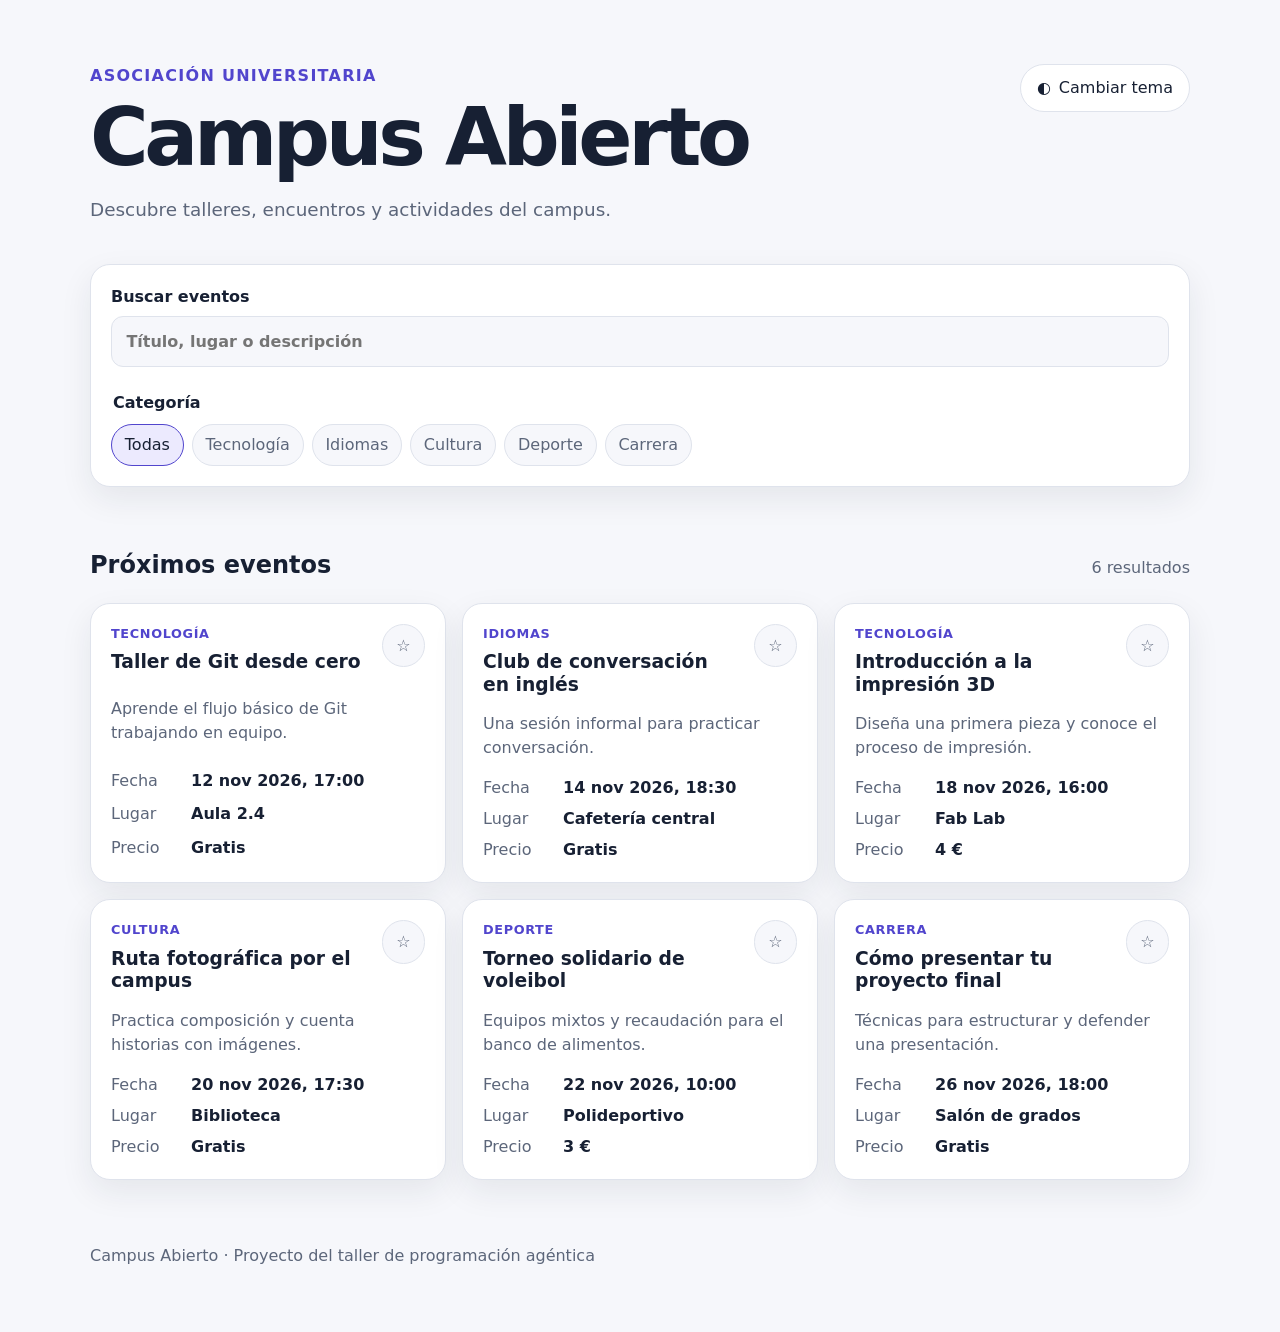
<file: proyecto-final/index.html>
<!doctype html>
<html lang="es">
  <head>
    <meta charset="UTF-8" />
    <meta name="viewport" content="width=device-width, initial-scale=1.0" />
    <meta name="description" content="Agenda accesible de actividades de una asociación universitaria" />
    <title>Campus Abierto</title>
    <link rel="stylesheet" href="styles.css" />
  </head>
  <body>
    <a class="skip-link" href="#events-heading">Saltar a los eventos</a>
    <header class="site-header">
      <div>
        <p class="eyebrow">Asociación universitaria</p>
        <h1>Campus Abierto</h1>
        <p class="intro">Descubre talleres, encuentros y actividades del campus.</p>
      </div>
      <button id="theme-toggle" class="icon-button" type="button" aria-pressed="false">
        <span aria-hidden="true">◐</span>
        <span>Cambiar tema</span>
      </button>
    </header>

    <main>
      <section class="controls" aria-label="Buscar y filtrar eventos">
        <label class="search-field">
          <span>Buscar eventos</span>
          <input id="search" type="search" placeholder="Título, lugar o descripción" autocomplete="off" />
        </label>
        <fieldset>
          <legend>Categoría</legend>
          <div id="category-filters" class="filter-list"></div>
        </fieldset>
      </section>

      <section aria-labelledby="events-heading">
        <div class="section-heading">
          <h2 id="events-heading">Próximos eventos</h2>
          <p id="result-count" aria-live="polite"></p>
        </div>
        <div id="event-list" class="event-grid"></div>
        <div id="empty-state" class="empty-state" hidden>
          <h3>No encontramos eventos</h3>
          <p>Prueba otra búsqueda o selecciona todas las categorías.</p>
          <button id="clear-filters" type="button">Limpiar filtros</button>
        </div>
      </section>
    </main>

    <footer>
      <p>Campus Abierto · Proyecto del taller de programación agéntica</p>
    </footer>
    <script src="app.js"></script>
  </body>
</html>
</file>
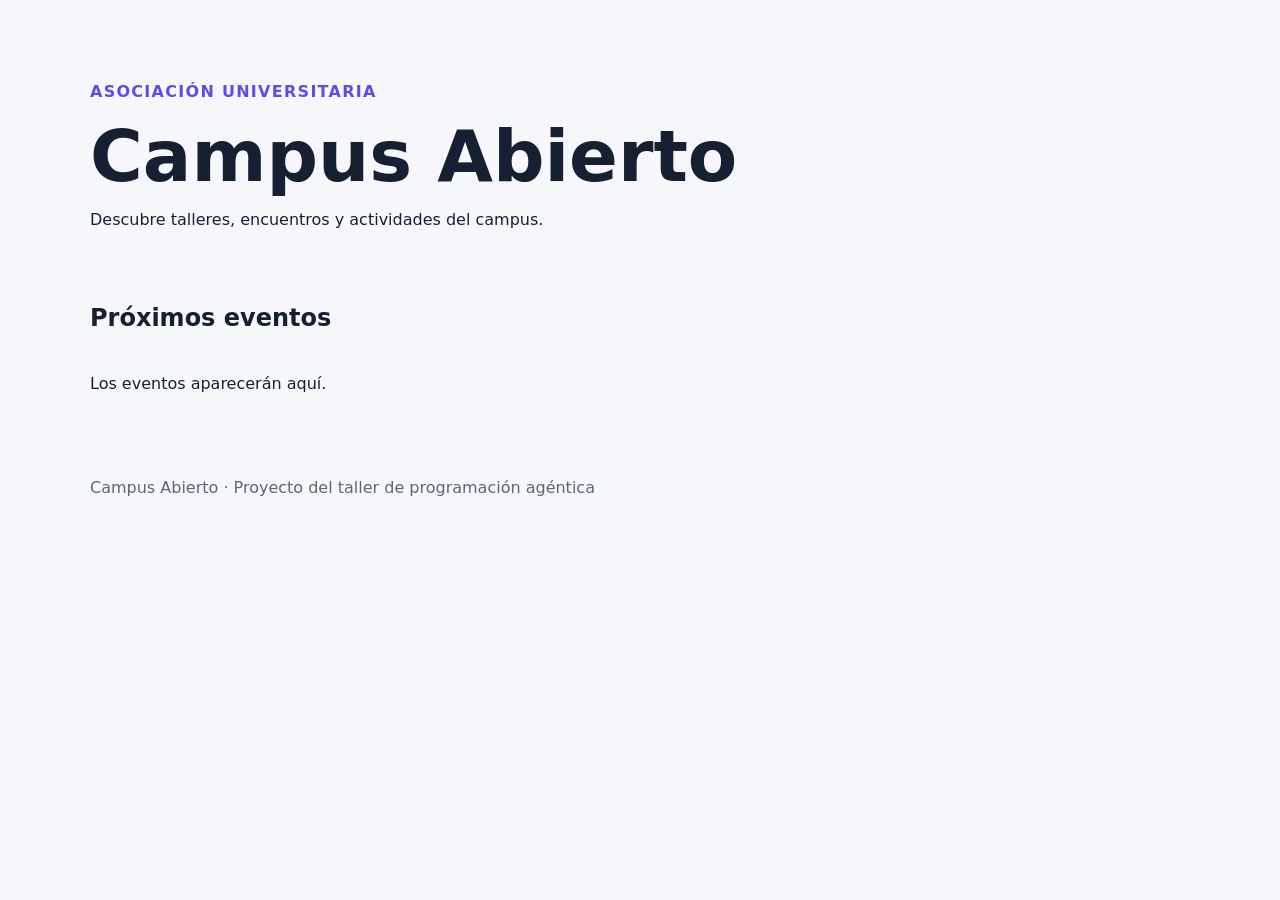
<file: proyecto-inicial/index.html>
<!doctype html>
<html lang="es">
  <head>
    <meta charset="UTF-8" />
    <meta name="viewport" content="width=device-width, initial-scale=1.0" />
    <meta name="description" content="Agenda de actividades de una asociación universitaria" />
    <title>Campus Abierto</title>
    <link rel="stylesheet" href="styles.css" />
  </head>
  <body>
    <header class="site-header">
      <div>
        <p class="eyebrow">Asociación universitaria</p>
        <h1>Campus Abierto</h1>
        <p>Descubre talleres, encuentros y actividades del campus.</p>
      </div>
    </header>

    <main>
      <section aria-labelledby="events-heading">
        <h2 id="events-heading">Próximos eventos</h2>
        <div id="event-list" class="event-grid">
          <p>Los eventos aparecerán aquí.</p>
        </div>
      </section>
    </main>

    <footer>
      <p>Campus Abierto · Proyecto del taller de programación agéntica</p>
    </footer>
    <script src="app.js"></script>
  </body>
</html>
</file>
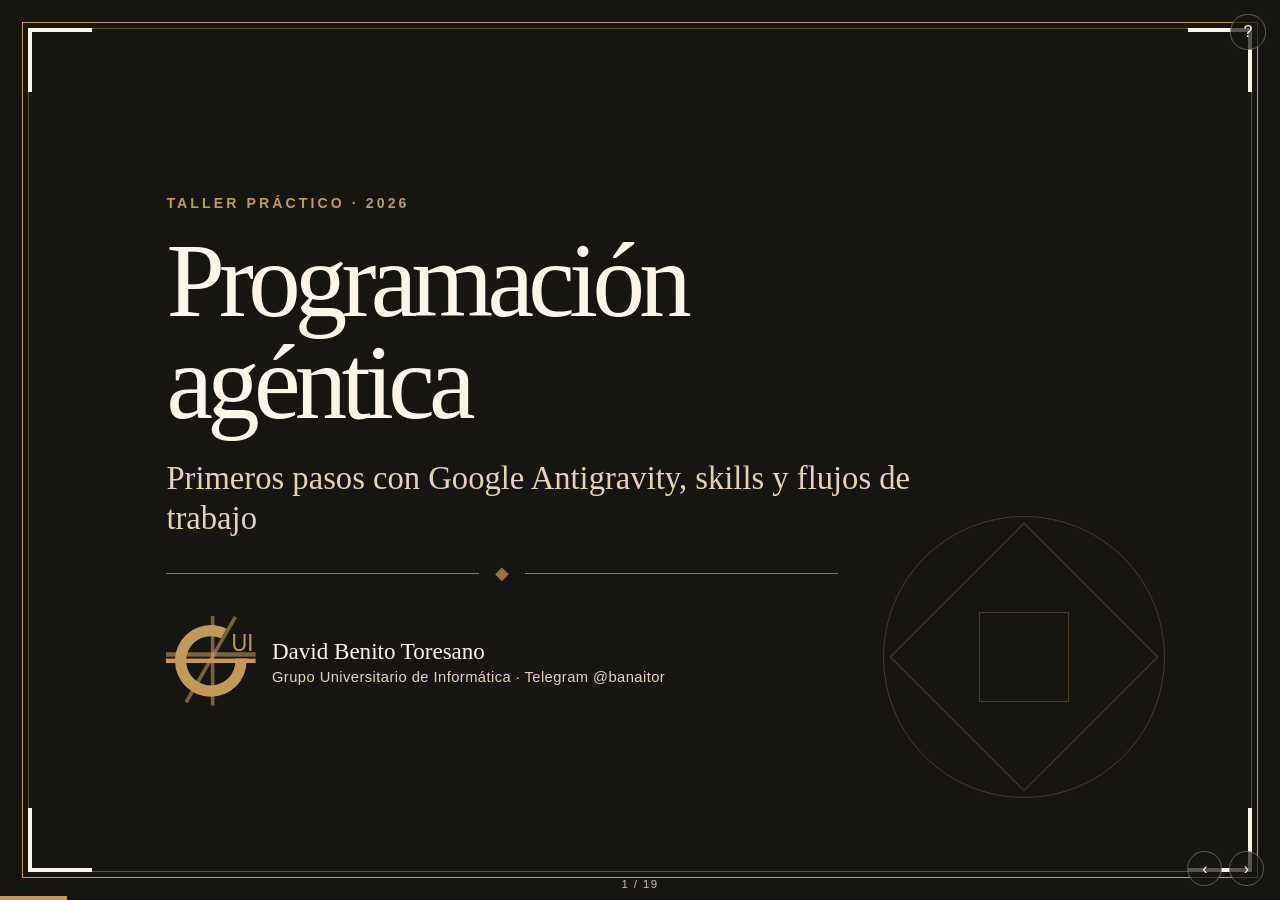
<file: presentacion-curso-antigravity.html>
<!doctype html>
<html lang="es">
<head>
  <meta charset="utf-8">
  <meta name="viewport" content="width=device-width, initial-scale=1, viewport-fit=cover">
  <meta name="author" content="David Benito Toresano">
  <meta name="description" content="Presentación del taller de programación agéntica con Google Antigravity">
  <title>Programación agéntica con Google Antigravity</title>
  <style>
    :root {
      --cream: #f3ead5;
      --cream-light: #fbf6e9;
      --cream-deep: #e4d4b5;
      --ink: #171512;
      --ink-soft: #39342d;
      --gold: #9a7437;
      --gold-light: #c29a58;
      --terracotta: #8b4938;
      --green: #334d43;
      --slide-ratio: calc(16 / 9);
    }

    * { box-sizing: border-box; }

    html, body {
      width: 100%;
      height: 100%;
      margin: 0;
      overflow: hidden;
      background: var(--ink);
    }

    body {
      color: var(--ink);
      font-family: "Avenir Next", "Gill Sans", "Trebuchet MS", sans-serif;
    }

    button { font: inherit; }

    .deck {
      position: relative;
      width: 100%;
      height: 100%;
      isolation: isolate;
    }

    .slide {
      position: absolute;
      inset: 0;
      display: grid;
      align-content: center;
      width: 100%;
      height: 100%;
      padding: clamp(2.2rem, 6vw, 6.5rem) clamp(2.2rem, 8vw, 8.5rem);
      overflow: hidden;
      background: var(--cream);
      opacity: 0;
      visibility: hidden;
      transform: translateX(3%);
      transition: opacity 240ms ease, transform 320ms ease, visibility 0s 320ms;
    }

    .slide::before,
    .slide::after {
      content: "";
      position: absolute;
      pointer-events: none;
    }

    .slide::before {
      inset: clamp(0.8rem, 1.7vw, 1.6rem);
      border: 1px solid color-mix(in srgb, var(--gold) 75%, transparent);
    }

    .slide::after {
      inset: clamp(1.15rem, 2.2vw, 2.1rem);
      border: 1px solid color-mix(in srgb, var(--gold) 32%, transparent);
    }

    .slide.active {
      opacity: 1;
      visibility: visible;
      transform: translateX(0);
      transition-delay: 0s;
      z-index: 2;
    }

    .slide.previous { transform: translateX(-3%); }

    .slide.dark {
      color: var(--cream-light);
      background: var(--ink);
    }

    .slide.green {
      color: var(--cream-light);
      background: var(--green);
    }

    .slide.terracotta {
      color: var(--cream-light);
      background: var(--terracotta);
    }

    .slide.dark::before,
    .slide.green::before,
    .slide.terracotta::before { border-color: var(--gold-light); }

    .slide.dark::after,
    .slide.green::after,
    .slide.terracotta::after { border-color: color-mix(in srgb, var(--gold-light) 45%, transparent); }

    .corner {
      position: absolute;
      z-index: 1;
      width: clamp(2.2rem, 5vw, 5rem);
      height: clamp(2.2rem, 5vw, 5rem);
      border-color: var(--gold);
      pointer-events: none;
    }

    .dark .corner,
    .green .corner,
    .terracotta .corner { border-color: var(--gold-light); }

    .corner.tl { top: 2.2vw; left: 2.2vw; border-top: 4px solid; border-left: 4px solid; }
    .corner.tr { top: 2.2vw; right: 2.2vw; border-top: 4px solid; border-right: 4px solid; }
    .corner.bl { bottom: 2.2vw; left: 2.2vw; border-bottom: 4px solid; border-left: 4px solid; }
    .corner.br { right: 2.2vw; bottom: 2.2vw; border-right: 4px solid; border-bottom: 4px solid; }

    .slide-content {
      position: relative;
      z-index: 2;
      width: min(100%, 78rem);
      margin-inline: auto;
    }

    .kicker {
      margin: 0 0 1rem;
      color: var(--gold);
      font-size: clamp(0.72rem, 1.1vw, 1rem);
      font-weight: 800;
      letter-spacing: 0.22em;
      text-transform: uppercase;
    }

    .dark .kicker,
    .green .kicker,
    .terracotta .kicker { color: var(--gold-light); }

    h1, h2, h3 {
      margin-top: 0;
      font-family: Georgia, "Times New Roman", serif;
      font-weight: 500;
      line-height: 0.98;
    }

    h1 {
      max-width: 13ch;
      margin-bottom: 1.4rem;
      font-size: clamp(3.4rem, 8.2vw, 8rem);
      letter-spacing: -0.055em;
    }

    h2 {
      max-width: 18ch;
      margin-bottom: clamp(1.5rem, 3vw, 2.5rem);
      font-size: clamp(2.7rem, 6.2vw, 6.2rem);
      letter-spacing: -0.045em;
    }

    h3 {
      margin-bottom: 0.75rem;
      font-size: clamp(1.55rem, 2.6vw, 2.65rem);
      line-height: 1.05;
    }

    p, li, td, th {
      font-size: clamp(1.05rem, 1.75vw, 1.7rem);
      line-height: 1.38;
    }

    p { margin: 0 0 1rem; }

    .lead {
      max-width: 50rem;
      color: var(--ink-soft);
      font-family: Georgia, "Times New Roman", serif;
      font-size: clamp(1.4rem, 2.55vw, 2.5rem);
      line-height: 1.25;
    }

    .dark .lead,
    .green .lead,
    .terracotta .lead { color: var(--cream-deep); }

    .rule {
      display: grid;
      grid-template-columns: 1fr auto 1fr;
      gap: 1rem;
      align-items: center;
      width: min(42rem, 100%);
      margin: 1.5rem 0;
      color: var(--gold);
    }

    .rule::before,
    .rule::after {
      content: "";
      height: 1px;
      background: currentColor;
    }

    .rule span { font-size: 1.1rem; }

    .presenter {
      display: flex;
      gap: 1rem;
      align-items: center;
      margin-top: 2rem;
    }

    .gui-logo {
      flex: 0 0 auto;
      width: clamp(4rem, 7vw, 6.5rem);
      height: clamp(4rem, 7vw, 6.5rem);
      color: var(--gold-light);
    }

    .gui-logo .logo-light { fill: currentColor; opacity: 0.58; }
    .gui-logo .logo-dark { fill: currentColor; }
    .gui-logo text { fill: currentColor; }

    .presenter strong {
      display: block;
      margin-bottom: 0.25rem;
      font-family: Georgia, "Times New Roman", serif;
      font-size: clamp(1.15rem, 1.8vw, 1.75rem);
      font-weight: 500;
    }

    .presenter span {
      display: block;
      color: var(--cream-deep);
      font-size: clamp(0.85rem, 1.15vw, 1.1rem);
      letter-spacing: 0.03em;
    }

    .cover .slide-content { padding-left: clamp(0rem, 5vw, 5rem); }

    .cover-mark {
      position: absolute;
      right: clamp(3.5rem, 9vw, 9rem);
      bottom: clamp(3rem, 8vw, 8rem);
      width: clamp(9rem, 22vw, 22rem);
      aspect-ratio: 1;
      border: 1px solid var(--gold-light);
      border-radius: 50%;
      opacity: 0.3;
    }

    .cover-mark::before,
    .cover-mark::after {
      content: "";
      position: absolute;
      inset: 16%;
      border: 1px solid var(--gold-light);
      transform: rotate(45deg);
    }

    .cover-mark::after { inset: 34%; transform: rotate(0); }

    .columns {
      display: grid;
      grid-template-columns: repeat(2, minmax(0, 1fr));
      gap: clamp(2rem, 5vw, 5rem);
      align-items: start;
    }

    .columns.three { grid-template-columns: repeat(3, minmax(0, 1fr)); gap: clamp(1.2rem, 3vw, 3rem); }

    .number {
      display: block;
      margin-bottom: 0.6rem;
      color: var(--gold);
      font-family: Georgia, "Times New Roman", serif;
      font-size: clamp(3rem, 5vw, 5rem);
      line-height: 1;
    }

    .dark .number,
    .green .number,
    .terracotta .number { color: var(--gold-light); }

    .plain-list {
      margin: 0;
      padding: 0;
      list-style: none;
    }

    .plain-list li {
      position: relative;
      margin-bottom: 0.85rem;
      padding-left: 1.4rem;
    }

    .plain-list li::before {
      content: "◆";
      position: absolute;
      top: 0.25em;
      left: 0;
      color: var(--gold);
      font-size: 0.55em;
    }

    .dark .plain-list li::before,
    .green .plain-list li::before,
    .terracotta .plain-list li::before { color: var(--gold-light); }

    .sequence {
      display: grid;
      grid-template-columns: repeat(6, minmax(0, 1fr));
      margin-top: 2.5rem;
      border-top: 1px solid var(--gold);
    }

    .sequence div {
      position: relative;
      padding: 1.5rem 1rem 0 0;
    }

    .sequence div::before {
      content: "";
      position: absolute;
      top: -0.42rem;
      left: 0;
      width: 0.75rem;
      height: 0.75rem;
      border: 2px solid var(--cream);
      background: var(--gold);
      transform: rotate(45deg);
    }

    .sequence strong {
      display: block;
      margin-bottom: 0.35rem;
      font-family: Georgia, "Times New Roman", serif;
      font-size: clamp(1rem, 1.55vw, 1.5rem);
      font-weight: 500;
    }

    .sequence span {
      color: var(--ink-soft);
      font-size: clamp(0.78rem, 1vw, 1rem);
      line-height: 1.3;
    }

    .comparison {
      width: 100%;
      border-collapse: collapse;
      margin-top: 1rem;
    }

    .comparison th,
    .comparison td {
      padding: clamp(0.55rem, 1.2vw, 1rem);
      border-bottom: 1px solid color-mix(in srgb, var(--gold) 42%, transparent);
      text-align: left;
      vertical-align: top;
    }

    .comparison th {
      color: var(--gold);
      font-size: clamp(0.8rem, 1.1vw, 1rem);
      letter-spacing: 0.12em;
      text-transform: uppercase;
    }

    .comparison td:first-child {
      font-family: Georgia, "Times New Roman", serif;
      font-size: clamp(1.15rem, 1.65vw, 1.6rem);
    }

    .code {
      margin: 1.2rem 0 0;
      border-left: 3px solid var(--gold-light);
      padding: 1.15rem 1.4rem;
      color: var(--cream-light);
      background: #24201a;
      font-family: Consolas, "Courier New", monospace;
      font-size: clamp(0.8rem, 1.18vw, 1.15rem);
      line-height: 1.48;
      white-space: pre-wrap;
    }

    .deco-quote {
      position: relative;
      max-width: 48rem;
      margin: 0 auto;
      padding: 2rem clamp(1.5rem, 5vw, 5rem);
      text-align: center;
    }

    .deco-quote::before,
    .deco-quote::after {
      content: "";
      position: absolute;
      left: 25%;
      width: 50%;
      height: 1px;
      background: var(--gold-light);
    }

    .deco-quote::before { top: 0; }
    .deco-quote::after { bottom: 0; }

    .deco-quote p {
      font-family: Georgia, "Times New Roman", serif;
      font-size: clamp(2rem, 4.4vw, 4.7rem);
      line-height: 1.08;
    }

    .deco-quote small {
      color: var(--cream-deep);
      font-size: clamp(0.9rem, 1.3vw, 1.2rem);
    }

    .footer-brand {
      position: absolute;
      z-index: 3;
      right: clamp(2.8rem, 4vw, 4.5rem);
      bottom: clamp(2.4rem, 3.5vw, 3.7rem);
      display: flex;
      gap: 0.55rem;
      align-items: center;
      color: var(--gold);
      font-size: clamp(0.65rem, 0.85vw, 0.82rem);
      letter-spacing: 0.09em;
      text-transform: uppercase;
    }

    .dark .footer-brand,
    .green .footer-brand,
    .terracotta .footer-brand { color: var(--gold-light); }

    .footer-brand svg { width: 1.55rem; height: 1.55rem; }

    .progress {
      position: fixed;
      z-index: 20;
      bottom: 0;
      left: 0;
      width: 0;
      height: 4px;
      background: var(--gold-light);
      transition: width 250ms ease;
    }

    .counter {
      position: fixed;
      z-index: 20;
      bottom: 0.65rem;
      left: 50%;
      color: color-mix(in srgb, var(--cream-light) 75%, transparent);
      font-size: 0.72rem;
      letter-spacing: 0.12em;
      transform: translateX(-50%);
    }

    .nav {
      position: fixed;
      z-index: 20;
      right: 1rem;
      bottom: 0.85rem;
      display: flex;
      gap: 0.4rem;
    }

    .nav button,
    .help-button {
      display: grid;
      place-items: center;
      width: 2.2rem;
      height: 2.2rem;
      border: 1px solid rgb(255 255 255 / 0.28);
      border-radius: 50%;
      color: var(--cream-light);
      background: rgb(23 21 18 / 0.72);
      cursor: pointer;
    }

    .help-button {
      position: fixed;
      z-index: 20;
      top: 0.9rem;
      right: 0.9rem;
    }

    dialog {
      max-width: 32rem;
      border: 1px solid var(--gold);
      padding: 2rem;
      color: var(--ink);
      background: var(--cream-light);
      box-shadow: 0 2rem 5rem rgb(0 0 0 / 0.4);
    }

    dialog::backdrop { background: rgb(0 0 0 / 0.65); }
    dialog h2 { font-size: 2rem; }
    dialog p { font-size: 1rem; }
    dialog button { padding: 0.6rem 1rem; }

    @media (max-width: 900px), (max-aspect-ratio: 4 / 3) {
      .columns,
      .columns.three { grid-template-columns: 1fr; gap: 1.25rem; }
      .columns.three { grid-template-columns: repeat(3, 1fr); }
      .sequence { grid-template-columns: repeat(3, 1fr); row-gap: 1.2rem; border-top: 0; }
      .sequence div { border-top: 1px solid var(--gold); }
      .cover-mark { opacity: 0.14; }
      .comparison td:nth-child(3), .comparison th:nth-child(3) { display: none; }
    }

    @media (max-width: 650px) {
      .slide { padding: 4.2rem 2.2rem; overflow-y: auto; }
      h1 { font-size: clamp(3rem, 15vw, 5.2rem); }
      h2 { font-size: clamp(2.3rem, 12vw, 4rem); }
      .columns.three { grid-template-columns: 1fr; }
      .sequence { grid-template-columns: repeat(2, 1fr); }
      .presenter { align-items: flex-start; }
      .footer-brand span { display: none; }
      .comparison td, .comparison th { font-size: 0.82rem; }
    }

    @media (prefers-reduced-motion: reduce) {
      .slide, .progress { transition: none; }
    }

    @media print {
      html, body { height: auto; overflow: visible; background: white; }
      .deck { height: auto; }
      .slide {
        position: relative;
        display: grid;
        width: 297mm;
        height: 167mm;
        page-break-after: always;
        opacity: 1;
        visibility: visible;
        transform: none;
      }
      .nav, .progress, .counter, .help-button { display: none; }
    }
  </style>
</head>
<body>
  <main class="deck" aria-live="polite">
    <section class="slide dark cover active" data-title="Portada">
      <span class="corner tl"></span><span class="corner tr"></span><span class="corner bl"></span><span class="corner br"></span>
      <div class="cover-mark" aria-hidden="true"></div>
      <div class="slide-content">
        <p class="kicker">Taller práctico · 2026</p>
        <h1>Programación agéntica</h1>
        <p class="lead">Primeros pasos con Google Antigravity, skills y flujos de trabajo</p>
        <div class="rule"><span>◆</span></div>
        <div class="presenter">
          <svg class="gui-logo" viewBox="0 0 500 500" role="img" aria-label="Logotipo del Grupo Universitario de Informática">
            <rect class="logo-light" width="25" height="500" x="-227.19438" y="0" transform="rotate(-90)"/>
            <path class="logo-dark" fill-rule="evenodd" d="M250 50A200 200 0 0 0 50 250a200 200 0 0 0 200 200 200 200 0 0 0 200-200 200 200 0 0 0-.459-12.496h-60.852l-1.572 2.725A137.5 137.5 0 0 1 387.5 250 137.5 137.5 0 0 1 250 387.5 137.5 137.5 0 0 1 112.5 250 137.5 137.5 0 0 1 250 112.5a137.5 137.5 0 0 1 56.783 12.285l31.334-54.271A200 200 0 0 0 250 50z"/>
            <rect class="logo-light" width="20" height="500" x="-270.2" y="-500" transform="scale(-1)"/>
            <rect class="logo-light" width="20" height="550" x="-348.08463" y="-360.58023" transform="rotate(-150)"/>
            <rect class="logo-dark" width="25" height="500" x="-262.5" y="0" transform="rotate(-90)"/>
            <text x="379.94388" y="188.88235" transform="scale(.961825 1.03969)" font-family="Arial" font-size="126.441">UI</text>
          </svg>
          <div>
            <strong>David Benito Toresano</strong>
            <span>Grupo Universitario de Informática · Telegram @banaitor</span>
          </div>
        </div>
      </div>
    </section>

    <section class="slide" data-title="Objetivos">
      <span class="corner tl"></span><span class="corner br"></span>
      <div class="slide-content">
        <p class="kicker">Objetivos del taller</p>
        <h2>Una aplicación, un agente y un flujo completo</h2>
        <div class="columns three">
          <div><span class="number">01</span><h3>Configurar</h3><p>Instalación, permisos y primeras decisiones.</p></div>
          <div><span class="number">02</span><h3>Construir</h3><p>Del objetivo al plan, el código y la prueba.</p></div>
          <div><span class="number">03</span><h3>Personalizar</h3><p>Reglas, workflows, skills y conexiones MCP.</p></div>
        </div>
      </div>
      <div class="footer-brand"><span>Grupo Universitario de Informática</span></div>
    </section>

    <section class="slide terracotta" data-title="Cambio de paradigma">
      <span class="corner tr"></span><span class="corner bl"></span>
      <div class="slide-content deco-quote">
        <p>El trabajo cambia de escribir cada línea a dirigir un proceso verificable</p>
        <small>Especificar · limitar · revisar · comprobar</small>
      </div>
    </section>

    <section class="slide" data-title="Tres niveles">
      <span class="corner tl"></span><span class="corner br"></span>
      <div class="slide-content">
        <p class="kicker">Modelo mental</p>
        <h2>Chatbot, asistente y agente</h2>
        <div class="columns three">
          <div><span class="number">A</span><h3>Chatbot</h3><p>Responde en una conversación. No actúa sobre el proyecto.</p></div>
          <div><span class="number">B</span><h3>Asistente</h3><p>Completa y propone código dentro del editor.</p></div>
          <div><span class="number">C</span><h3>Agente</h3><p>Inspecciona, planifica, edita, ejecuta y verifica.</p></div>
        </div>
      </div>
    </section>

    <section class="slide dark" data-title="Bucle de trabajo">
      <span class="corner tl"></span><span class="corner tr"></span><span class="corner bl"></span><span class="corner br"></span>
      <div class="slide-content">
        <p class="kicker">Bucle de trabajo</p>
        <h2>Seis puntos de control</h2>
        <div class="sequence">
          <div><strong>Objetivo</strong><span>Resultado observable</span></div>
          <div><strong>Contexto</strong><span>Usuarios y límites</span></div>
          <div><strong>Plan</strong><span>Decisiones antes del código</span></div>
          <div><strong>Ejecución</strong><span>Cambios pequeños</span></div>
          <div><strong>Verificación</strong><span>Pruebas concretas</span></div>
          <div><strong>Revisión</strong><span>Criterio humano</span></div>
        </div>
      </div>
    </section>

    <section class="slide" data-title="Antigravity">
      <span class="corner tr"></span><span class="corner bl"></span>
      <div class="slide-content">
        <p class="kicker">Google Antigravity</p>
        <h2>Cuatro formas de trabajar</h2>
        <table class="comparison">
          <thead><tr><th>Producto</th><th>Uso principal</th><th>Hoy</th></tr></thead>
          <tbody>
            <tr><td>Antigravity</td><td>Coordinar agentes y tareas desde una aplicación.</td><td>Contexto</td></tr>
            <tr><td>Antigravity IDE</td><td>Editar código con agente, terminal y navegador.</td><td>Práctica</td></tr>
            <tr><td>Antigravity CLI</td><td>Trabajar con agentes desde la terminal.</td><td>Mención</td></tr>
            <tr><td>Antigravity SDK</td><td>Integrar agentes en sistemas propios.</td><td>Continuación</td></tr>
          </tbody>
        </table>
      </div>
    </section>

    <section class="slide green" data-title="Instalación">
      <span class="corner tl"></span><span class="corner br"></span>
      <div class="slide-content">
        <p class="kicker">Instalación</p>
        <h2>Preparación del entorno</h2>
        <div class="columns">
          <div>
            <span class="number">1</span>
            <h3>Antes de empezar</h3>
            <ul class="plain-list">
              <li>Chrome actualizado</li>
              <li>Cuenta personal de Google</li>
              <li>Repositorio del taller</li>
              <li>Git recomendado</li>
            </ul>
          </div>
          <div>
            <span class="number">2</span>
            <h3>Primera apertura</h3>
            <ul class="plain-list">
              <li>Descarga oficial</li>
              <li>Inicio de sesión</li>
              <li>Modo orientado a revisión</li>
              <li>Solo extensiones necesarias</li>
            </ul>
          </div>
        </div>
      </div>
    </section>

    <section class="slide" data-title="Permisos">
      <span class="corner tr"></span><span class="corner bl"></span>
      <div class="slide-content">
        <p class="kicker">Primera configuración</p>
        <h2>La pregunta clave sobre permisos</h2>
        <p class="lead">¿Qué puede hacer el agente sin volver a preguntarme?</p>
        <div class="rule"><span>◆</span></div>
        <div class="columns">
          <ul class="plain-list">
            <li>Ejecutar comandos en la terminal</li>
            <li>Modificar o borrar archivos</li>
          </ul>
          <ul class="plain-list">
            <li>Usar JavaScript y el navegador</li>
            <li>Acceder a herramientas externas</li>
          </ul>
        </div>
      </div>
    </section>

    <section class="slide dark" data-title="Interfaz">
      <span class="corner tl"></span><span class="corner br"></span>
      <div class="slide-content">
        <p class="kicker">Antigravity IDE</p>
        <h2>Cuatro superficies de trabajo</h2>
        <div class="columns">
          <div>
            <h3>Editor y terminal</h3>
            <p>Código, comandos, errores y procesos en ejecución.</p>
            <h3>Panel del agente</h3>
            <p>Conversación, modelo, contexto con <strong>@</strong> y comandos con <strong>/</strong>.</p>
          </div>
          <div>
            <h3>Vista de cambios</h3>
            <p>Diff, aceptación, rechazo y posibilidad de deshacer.</p>
            <h3>Artefactos</h3>
            <p>Plan, tareas, pruebas y explicación final del trabajo.</p>
          </div>
        </div>
      </div>
    </section>

    <section class="slide" data-title="Prompt">
      <span class="corner tl"></span><span class="corner br"></span>
      <div class="slide-content">
        <p class="kicker">El encargo</p>
        <h2>De una idea a una tarea verificable</h2>
        <div class="columns">
          <div>
            <h3>Petición vaga</h3>
            <pre class="code">Hazme una web de eventos universitarios.</pre>
          </div>
          <div>
            <h3>Información que falta</h3>
            <ul class="plain-list">
              <li>Quién la utilizará</li>
              <li>Qué debe permitir hacer</li>
              <li>Qué tecnología y límites existen</li>
              <li>Cómo sabremos que está terminada</li>
            </ul>
          </div>
        </div>
      </div>
    </section>

    <section class="slide terracotta" data-title="Anatomía del encargo">
      <span class="corner tr"></span><span class="corner bl"></span>
      <div class="slide-content">
        <p class="kicker">Anatomía del encargo</p>
        <h2>Ocho ingredientes útiles</h2>
        <div class="columns">
          <ol class="plain-list">
            <li>Resultado deseado</li>
            <li>Público o caso de uso</li>
            <li>Requisitos funcionales</li>
            <li>Restricciones técnicas</li>
          </ol>
          <ol class="plain-list">
            <li>Archivos fuera de alcance</li>
            <li>Criterios de aceptación</li>
            <li>Forma de verificación</li>
            <li>Punto de aprobación</li>
          </ol>
        </div>
      </div>
    </section>

    <section class="slide" data-title="Práctica">
      <span class="corner tl"></span><span class="corner tr"></span><span class="corner bl"></span><span class="corner br"></span>
      <div class="slide-content">
        <p class="kicker">Práctica guiada</p>
        <h2>Campus Abierto</h2>
        <p class="lead">Una agenda de actividades universitarias construida desde una carpeta inicial</p>
        <div class="rule"><span>◆</span></div>
        <div class="columns three">
          <div><h3>Buscar</h3><p>Título, lugar y descripción.</p></div>
          <div><h3>Filtrar</h3><p>Categorías combinables.</p></div>
          <div><h3>Recordar</h3><p>Favoritos y tema persistentes.</p></div>
        </div>
      </div>
    </section>

    <section class="slide green" data-title="Revisión">
      <span class="corner tl"></span><span class="corner br"></span>
      <div class="slide-content">
        <p class="kicker">Durante la práctica</p>
        <h2>El plan cuesta menos que el código</h2>
        <div class="columns">
          <div>
            <span class="number">Antes</span>
            <ul class="plain-list">
              <li>Revisar supuestos</li>
              <li>Limitar archivos</li>
              <li>Corregir decisiones</li>
            </ul>
          </div>
          <div>
            <span class="number">Después</span>
            <ul class="plain-list">
              <li>Leer el diff</li>
              <li>Ejecutar pruebas</li>
              <li>Comprobar manualmente</li>
            </ul>
          </div>
        </div>
      </div>
    </section>

    <section class="slide" data-title="Extensiones">
      <span class="corner tr"></span><span class="corner bl"></span>
      <div class="slide-content">
        <p class="kicker">Personalización</p>
        <h2>Reglas, workflows, skills y MCP</h2>
        <table class="comparison">
          <thead><tr><th>Mecanismo</th><th>Función</th><th>Ejemplo</th></tr></thead>
          <tbody>
            <tr><td>Regla</td><td>Condiciona el comportamiento habitual.</td><td>No añadir dependencias sin aprobación.</td></tr>
            <tr><td>Workflow</td><td>Guarda un procedimiento invocable.</td><td>Preparar una release.</td></tr>
            <tr><td>Skill</td><td>Aporta conocimiento especializado.</td><td>Auditar accesibilidad web.</td></tr>
            <tr><td>MCP</td><td>Conecta herramientas y datos externos.</td><td>Consultar GitHub o desplegar.</td></tr>
          </tbody>
        </table>
      </div>
    </section>

    <section class="slide dark" data-title="Skill">
      <span class="corner tl"></span><span class="corner br"></span>
      <div class="slide-content">
        <p class="kicker">Skill del proyecto</p>
        <h2>Una revisión especializada bajo demanda</h2>
        <div class="columns">
          <div>
            <pre class="code">.agents/
└── skills/
    └── revisar-web-asociacion/
        └── SKILL.md</pre>
          </div>
          <div>
            <ul class="plain-list">
              <li>Descripción que activa la skill</li>
              <li>Procedimiento de revisión</li>
              <li>Formato de salida</li>
              <li>Límites y puntos de aprobación</li>
            </ul>
          </div>
        </div>
      </div>
    </section>

    <section class="slide" data-title="Skill mínima">
      <span class="corner tr"></span><span class="corner bl"></span>
      <div class="slide-content">
        <p class="kicker">Anatomía mínima</p>
        <h2>El archivo SKILL.md</h2>
        <pre class="code">---
name: revisar-web-asociacion
description: Revisa webs universitarias antes de publicarlas.
---

# Revisión
1. Inspecciona sin modificar.
2. Comprueba teclado, contraste y vista móvil.
3. Presenta problemas ordenados por prioridad.
4. Espera aprobación antes de editar.</pre>
      </div>
    </section>

    <section class="slide terracotta" data-title="Seguridad">
      <span class="corner tl"></span><span class="corner br"></span>
      <div class="slide-content">
        <p class="kicker">Seguridad</p>
        <h2>Cinco hábitos antes de confiar</h2>
        <div class="columns">
          <ul class="plain-list">
            <li>Trabajar con Git o una copia recuperable</li>
            <li>No introducir secretos ni datos personales</li>
            <li>Revisar comandos destructivos</li>
          </ul>
          <ul class="plain-list">
            <li>Limitar el alcance de cada tarea</li>
            <li>Verificar el resultado personalmente</li>
          </ul>
        </div>
      </div>
    </section>

    <section class="slide" data-title="Reto final">
      <span class="corner tr"></span><span class="corner bl"></span>
      <div class="slide-content">
        <p class="kicker">Reto final</p>
        <h2>Una mejora con control humano</h2>
        <p class="lead">Añade un filtro de eventos gratuitos y demuestra que funciona con búsqueda y categoría.</p>
        <div class="rule"><span>◆</span></div>
        <div class="columns three">
          <div><span class="number">1</span><h3>Plan</h3><p>Archivos y criterios.</p></div>
          <div><span class="number">2</span><h3>Cambio</h3><p>Implementación mínima.</p></div>
          <div><span class="number">3</span><h3>Prueba</h3><p>Agente y revisión manual.</p></div>
        </div>
      </div>
    </section>

    <section class="slide dark" data-title="Cierre">
      <span class="corner tl"></span><span class="corner tr"></span><span class="corner bl"></span><span class="corner br"></span>
      <div class="cover-mark" aria-hidden="true"></div>
      <div class="slide-content">
        <p class="kicker">Cierre</p>
        <h2>La autonomía necesita criterio</h2>
        <p class="lead">Un buen agente acelera el trabajo. Un buen proceso mantiene el control.</p>
        <div class="rule"><span>◆</span></div>
        <div class="presenter">
          <svg class="gui-logo" viewBox="0 0 500 500" aria-hidden="true">
            <rect class="logo-light" width="25" height="500" x="-227.19438" y="0" transform="rotate(-90)"/>
            <path class="logo-dark" fill-rule="evenodd" d="M250 50A200 200 0 0 0 50 250a200 200 0 0 0 200 200 200 200 0 0 0 200-200 200 200 0 0 0-.459-12.496h-60.852l-1.572 2.725A137.5 137.5 0 0 1 387.5 250 137.5 137.5 0 0 1 250 387.5 137.5 137.5 0 0 1 112.5 250 137.5 137.5 0 0 1 250 112.5a137.5 137.5 0 0 1 56.783 12.285l31.334-54.271A200 200 0 0 0 250 50z"/>
            <rect class="logo-light" width="20" height="500" x="-270.2" y="-500" transform="scale(-1)"/>
            <rect class="logo-light" width="20" height="550" x="-348.08463" y="-360.58023" transform="rotate(-150)"/>
            <rect class="logo-dark" width="25" height="500" x="-262.5" y="0" transform="rotate(-90)"/>
            <text x="379.94388" y="188.88235" transform="scale(.961825 1.03969)" font-family="Arial" font-size="126.441">UI</text>
          </svg>
          <div>
            <strong>David Benito Toresano</strong>
            <span>Telegram @banaitor · Grupo Universitario de Informática</span>
          </div>
        </div>
      </div>
    </section>
  </main>

  <button class="help-button" type="button" aria-label="Ver ayuda" title="Ayuda">?</button>
  <nav class="nav" aria-label="Navegación de diapositivas">
    <button id="prev" type="button" aria-label="Diapositiva anterior">‹</button>
    <button id="next" type="button" aria-label="Diapositiva siguiente">›</button>
  </nav>
  <div class="counter" aria-hidden="true"><span id="current">1</span> / <span id="total">1</span></div>
  <div class="progress" aria-hidden="true"></div>

  <dialog id="help">
    <h2>Navegación</h2>
    <p><strong>Avanzar:</strong> flecha derecha, espacio, Page Down o clic.</p>
    <p><strong>Retroceder:</strong> flecha izquierda, Page Up o Backspace.</p>
    <p><strong>Inicio y final:</strong> teclas Home y End.</p>
    <p><strong>Pantalla completa:</strong> tecla F.</p>
    <p><strong>Imprimir o guardar en PDF:</strong> Ctrl/Cmd + P.</p>
    <button id="close-help" type="button">Cerrar</button>
  </dialog>

  <script>
    (() => {
      const slides = [...document.querySelectorAll('.slide')];
      const progress = document.querySelector('.progress');
      const current = document.querySelector('#current');
      const total = document.querySelector('#total');
      const help = document.querySelector('#help');
      let index = Math.max(0, Math.min(slides.length - 1, Number(location.hash.slice(1)) - 1 || 0));
      let touchStart = null;

      total.textContent = slides.length;

      function show(nextIndex, updateHash = true) {
        index = Math.max(0, Math.min(slides.length - 1, nextIndex));
        slides.forEach((slide, slideIndex) => {
          slide.classList.toggle('active', slideIndex === index);
          slide.classList.toggle('previous', slideIndex < index);
          slide.setAttribute('aria-hidden', String(slideIndex !== index));
        });
        current.textContent = index + 1;
        progress.style.width = `${((index + 1) / slides.length) * 100}%`;
        document.title = `${slides[index].dataset.title} · Programación agéntica`;
        if (updateHash) history.replaceState(null, '', `#${index + 1}`);
      }

      function next() { show(index + 1); }
      function previous() { show(index - 1); }

      document.querySelector('#next').addEventListener('click', next);
      document.querySelector('#prev').addEventListener('click', previous);
      document.querySelector('.help-button').addEventListener('click', () => help.showModal());
      document.querySelector('#close-help').addEventListener('click', () => help.close());

      document.addEventListener('keydown', (event) => {
        if (help.open && event.key !== 'Escape') return;
        if (['ArrowRight', 'PageDown', ' '].includes(event.key)) { event.preventDefault(); next(); }
        if (['ArrowLeft', 'PageUp', 'Backspace'].includes(event.key)) { event.preventDefault(); previous(); }
        if (event.key === 'Home') show(0);
        if (event.key === 'End') show(slides.length - 1);
        if (event.key.toLowerCase() === 'f') {
          document.fullscreenElement ? document.exitFullscreen() : document.documentElement.requestFullscreen();
        }
        if (event.key === '?') help.showModal();
      });

      document.addEventListener('touchstart', (event) => { touchStart = event.changedTouches[0].clientX; }, { passive: true });
      document.addEventListener('touchend', (event) => {
        if (touchStart === null) return;
        const distance = event.changedTouches[0].clientX - touchStart;
        if (Math.abs(distance) > 55) distance < 0 ? next() : previous();
        touchStart = null;
      }, { passive: true });

      window.addEventListener('hashchange', () => show(Number(location.hash.slice(1)) - 1 || 0, false));
      show(index, false);
    })();
  </script>
</body>
</html>
</file>
<file: proyecto-final/styles.css>
:root {
  color-scheme: light;
  font-family: Inter, system-ui, -apple-system, BlinkMacSystemFont, "Segoe UI", sans-serif;
  line-height: 1.5;
  --background: #f6f7fb;
  --surface: #ffffff;
  --surface-strong: #eceafe;
  --text: #172033;
  --muted: #5c667a;
  --accent: #5145cd;
  --accent-hover: #4036ad;
  --border: #dfe3ec;
  --focus: #e54b4b;
  --shadow: 0 12px 32px rgb(24 32 51 / 0.08);
}

:root[data-theme="dark"] {
  color-scheme: dark;
  --background: #10131d;
  --surface: #191e2c;
  --surface-strong: #29254d;
  --text: #f5f6fb;
  --muted: #b8bfd1;
  --accent: #a9a0ff;
  --accent-hover: #c4beff;
  --border: #343b50;
  --focus: #ff9d7a;
  --shadow: 0 12px 32px rgb(0 0 0 / 0.28);
}

* {
  box-sizing: border-box;
}

body {
  margin: 0;
  color: var(--text);
  background: var(--background);
}

button,
input {
  font: inherit;
}

button,
input[type="radio"] + label {
  cursor: pointer;
}

:focus-visible {
  outline: 3px solid var(--focus);
  outline-offset: 3px;
}

.skip-link {
  position: fixed;
  z-index: 10;
  top: 0.75rem;
  left: 0.75rem;
  padding: 0.75rem 1rem;
  color: white;
  background: var(--accent);
  transform: translateY(-160%);
}

.skip-link:focus {
  transform: translateY(0);
}

.site-header,
main,
footer {
  width: min(1100px, calc(100% - 2rem));
  margin-inline: auto;
}

.site-header {
  display: flex;
  gap: 2rem;
  align-items: flex-start;
  justify-content: space-between;
  padding-block: 4rem 2.5rem;
}

.eyebrow {
  margin-block: 0 0.75rem;
  color: var(--accent);
  font-weight: 800;
  text-transform: uppercase;
  letter-spacing: 0.08em;
}

h1 {
  margin: 0;
  font-size: clamp(2.5rem, 8vw, 5rem);
  line-height: 0.95;
  letter-spacing: -0.055em;
}

.intro {
  max-width: 42rem;
  margin-block: 1.25rem 0;
  color: var(--muted);
  font-size: 1.15rem;
}

.icon-button,
#clear-filters {
  display: inline-flex;
  gap: 0.5rem;
  align-items: center;
  border: 1px solid var(--border);
  border-radius: 999px;
  padding: 0.7rem 1rem;
  color: var(--text);
  background: var(--surface);
}

.controls {
  display: grid;
  gap: 1.5rem;
  margin-bottom: 2.5rem;
  border: 1px solid var(--border);
  border-radius: 1.25rem;
  padding: 1.25rem;
  background: var(--surface);
  box-shadow: var(--shadow);
}

.search-field {
  display: grid;
  gap: 0.45rem;
  font-weight: 700;
}

input[type="search"] {
  width: 100%;
  border: 1px solid var(--border);
  border-radius: 0.75rem;
  padding: 0.8rem 0.9rem;
  color: var(--text);
  background: var(--background);
}

fieldset {
  margin: 0;
  border: 0;
  padding: 0;
}

legend {
  margin-bottom: 0.55rem;
  font-weight: 700;
}

.filter-list {
  display: flex;
  flex-wrap: wrap;
  gap: 0.5rem;
}

.filter-list input {
  position: absolute;
  opacity: 0;
  pointer-events: none;
}

.filter-list label {
  display: inline-block;
  border: 1px solid var(--border);
  border-radius: 999px;
  padding: 0.5rem 0.8rem;
  color: var(--muted);
  background: var(--background);
}

.filter-list input:checked + label {
  border-color: var(--accent);
  color: var(--text);
  background: var(--surface-strong);
}

.filter-list input:focus-visible + label {
  outline: 3px solid var(--focus);
  outline-offset: 3px;
}

.section-heading {
  display: flex;
  gap: 1rem;
  align-items: baseline;
  justify-content: space-between;
}

.section-heading p {
  color: var(--muted);
}

.event-grid {
  display: grid;
  gap: 1rem;
  grid-template-columns: repeat(auto-fit, minmax(min(100%, 270px), 1fr));
}

.event-card {
  display: grid;
  gap: 1rem;
  border: 1px solid var(--border);
  border-radius: 1.25rem;
  padding: 1.25rem;
  background: var(--surface);
  box-shadow: var(--shadow);
}

.card-top {
  display: flex;
  gap: 1rem;
  align-items: flex-start;
  justify-content: space-between;
}

.event-card h3 {
  margin: 0.5rem 0 0;
  line-height: 1.2;
}

.badge {
  margin: 0;
  color: var(--accent);
  font-size: 0.8rem;
  font-weight: 800;
  text-transform: uppercase;
  letter-spacing: 0.05em;
}

.favorite-button {
  flex: 0 0 auto;
  width: 2.7rem;
  height: 2.7rem;
  border: 1px solid var(--border);
  border-radius: 50%;
  color: var(--muted);
  background: var(--background);
}

.favorite-button[aria-pressed="true"] {
  color: #a13c00;
  background: #ffe2a8;
}

.event-description {
  margin: 0;
  color: var(--muted);
}

.event-meta {
  display: grid;
  gap: 0.45rem;
  margin: 0;
}

.event-meta div {
  display: grid;
  grid-template-columns: 4.5rem 1fr;
  gap: 0.5rem;
}

.event-meta dt {
  color: var(--muted);
}

.event-meta dd {
  margin: 0;
  font-weight: 650;
}

.empty-state {
  margin-top: 1rem;
  border: 1px dashed var(--border);
  border-radius: 1.25rem;
  padding: 2.5rem 1rem;
  text-align: center;
  background: var(--surface);
}

.empty-state h3 {
  margin-top: 0;
}

footer {
  padding-block: 3rem;
  color: var(--muted);
}

@media (max-width: 600px) {
  .site-header {
    flex-direction: column;
    padding-top: 2.5rem;
  }

  .section-heading {
    display: block;
  }
}

@media (prefers-reduced-motion: reduce) {
  *,
  *::before,
  *::after {
    scroll-behavior: auto !important;
    transition: none !important;
  }
}
</file>
<file: proyecto-inicial/styles.css>
:root {
  color-scheme: light dark;
  font-family: Inter, system-ui, -apple-system, BlinkMacSystemFont, "Segoe UI", sans-serif;
  line-height: 1.5;
  --background: #f6f7fb;
  --surface: #ffffff;
  --text: #172033;
  --muted: #5c667a;
  --accent: #5b4ee4;
  --border: #dfe3ec;
}

* {
  box-sizing: border-box;
}

body {
  margin: 0;
  color: var(--text);
  background: var(--background);
}

.site-header,
main,
footer {
  width: min(1100px, calc(100% - 2rem));
  margin-inline: auto;
}

.site-header {
  padding-block: 4rem 2rem;
}

.eyebrow {
  color: var(--accent);
  font-weight: 700;
  text-transform: uppercase;
  letter-spacing: 0.08em;
}

h1 {
  margin: 0;
  font-size: clamp(2.25rem, 8vw, 4.5rem);
  line-height: 1;
}

.event-grid {
  display: grid;
  gap: 1rem;
  grid-template-columns: repeat(auto-fit, minmax(250px, 1fr));
}

footer {
  padding-block: 3rem;
  color: var(--muted);
}
</file>
